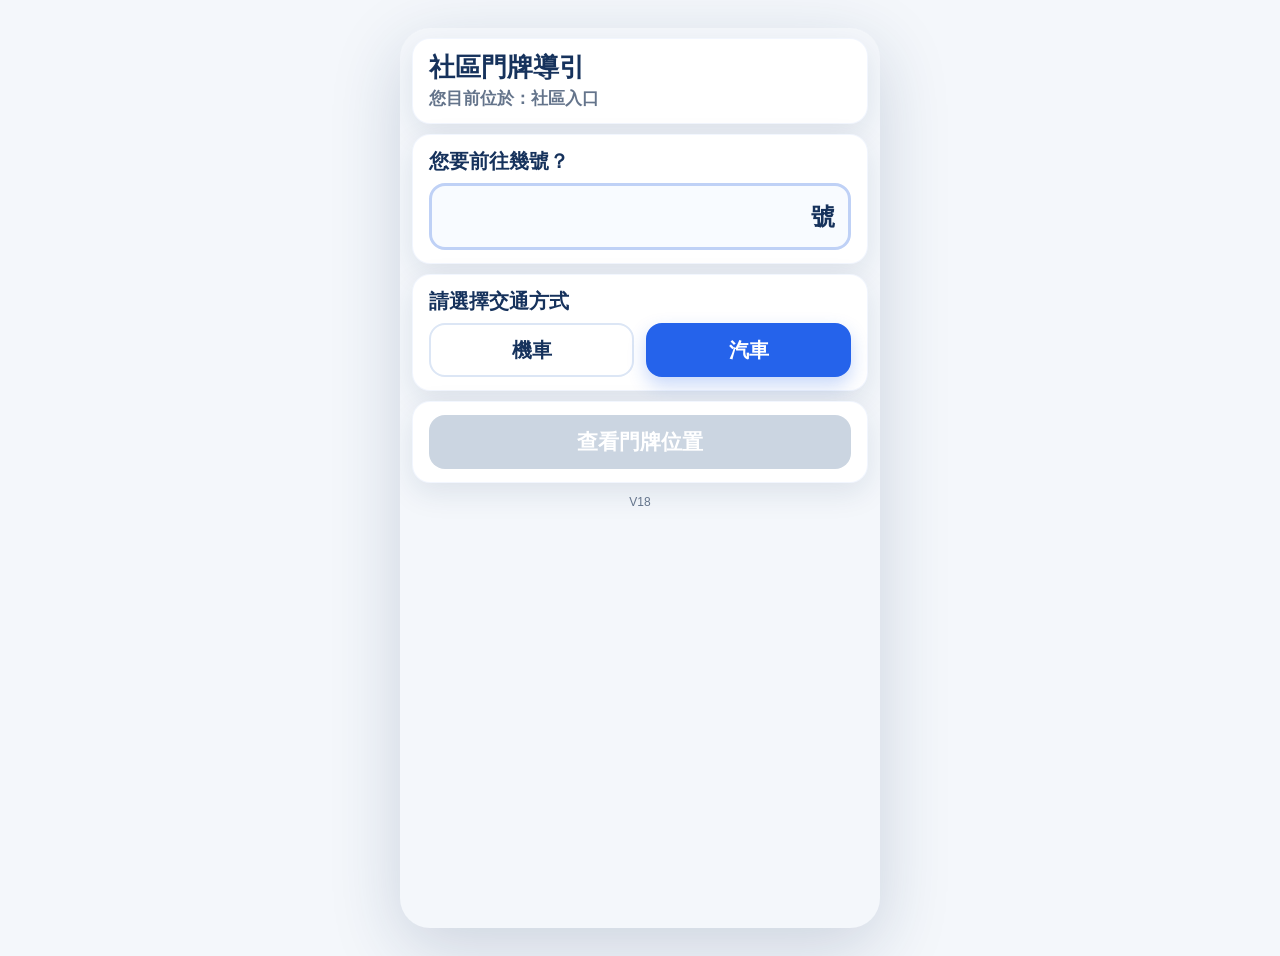
<file: index.html>
<!DOCTYPE html>
<html lang="zh-Hant">
<head>
  <meta charset="UTF-8">
  <meta name="viewport" content="width=device-width, initial-scale=1.0, viewport-fit=cover">
  <title>社區門牌導引</title>
  <meta name="theme-color" content="#2563EB">
  <meta name="color-scheme" content="light">
  <meta name="application-name" content="社區門牌導引">
  <meta name="apple-mobile-web-app-capable" content="yes">
  <meta name="apple-mobile-web-app-status-bar-style" content="default">
  <meta name="apple-mobile-web-app-title" content="門牌導引">
  <meta name="mobile-web-app-capable" content="yes">
  <link rel="manifest" href="./manifest.webmanifest">
  <link rel="stylesheet" href="./css/style.css">
  <link rel="icon" type="image/png" sizes="192x192" href="./icons/icon-192.png">
  <link rel="icon" type="image/png" sizes="512x512" href="./icons/icon-512.png">
  <link rel="apple-touch-icon" sizes="180x180" href="./icons/apple-touch-icon.png">
  <script src="./js/app.js" defer></script>
</head>
<body>
  <div id="loadingLayer" class="loading-layer">
    <div id="loadingCard" class="loading-card">
      <strong>正在載入導航資料</strong>
      <p id="loadingMessage">請稍候。</p>
    </div>
  </div>
  <main class="app">
<section class="screen active" id="homeScreen">
<div class="home-grid">
<section class="panel">
<div class="brand-row">
<div>
<h1 id="appTitle">社區門牌導引</h1>
<div class="location" id="locationText">您目前位於：社區入口</div>
</div>
</div>
</section>
<section class="panel">
<div class="section-label" id="questionText">您要前往幾號？</div>
<div class="address-input-wrap">
<input aria-label="輸入門牌號碼" autocomplete="off" id="addressInput" inputmode="numeric" maxlength="3" pattern="[0-9]*" placeholder=""/>
<span class="address-suffix">號</span>
</div>
</section>
<section class="panel">
<div class="section-label" id="transportText">請選擇交通方式</div>
<div class="transport-grid">
<button class="transport-btn" data-mode="機車">機車</button>
<button class="transport-btn" data-mode="汽車">汽車</button>
</div>
</section>
<section class="panel">
<button class="primary-btn" disabled="" id="viewMapBtn">查看門牌位置</button>
</section>
<div class="version-badge" id="versionBadge">V18</div></div>
</section>
<section class="screen" id="mapScreen">
<header class="topbar">
<button aria-label="返回" class="back-btn" id="backBtn">←</button>
<button aria-controls="addressPicker" aria-haspopup="dialog" class="address-pill" id="addressPill" type="button">選擇門牌</button>
<button aria-label="切換交通方式" class="mode-pill" id="modePill" type="button">汽車</button>
</header>
<div class="map-section">
<section class="map-card">
<div class="map-frame" id="mapFrame">
<img alt="全民一家社區 A1 至 H3 區塊配置圖" class="map-image" id="communityMapImage" src="./assets/community-map.png"/>
<div class="map-dimmer" id="mapDimmer"></div>
<svg aria-hidden="true" class="route-layer" id="routeLayer" preserveaspectratio="none" viewbox="0 0 503 571">
<defs>
<marker id="routeArrow" markerheight="8" markerunits="strokeWidth" markerwidth="8" orient="auto" refx="6" refy="3">
<path d="M0,0 L0,6 L7,3 z" fill="#2563EB"></path>
</marker>
</defs>
<polyline fill="none" id="routeShadow" points=""></polyline>
<polyline fill="none" id="routeLine" marker-end="url(#routeArrow)" points=""></polyline>
<circle cx="238" cy="543" id="routeStart" r="6.5"></circle>
<circle cx="250" cy="285" id="routeEnd" r="7"></circle>
</svg>
<div aria-hidden="true" class="building-target" id="buildingTarget">
<span id="targetLabel">門牌</span>
</div>
</div>
</section>
<section class="steps-card show" id="stepsCard">
<div class="route-title" id="routeTitle">文字導航</div>
<div id="stepsList"></div>
</section>
<button class="compact-restart" id="restartBtn">重新選擇門牌</button>
</div>
</section>
<div aria-hidden="true" class="picker-overlay" id="addressPicker">
<div aria-labelledby="pickerTitle" aria-modal="true" class="picker-sheet" role="dialog">
<div class="picker-grabber"></div>
<div class="picker-header">
<button class="picker-action" id="pickerCancel" type="button">取消</button>
<strong id="pickerTitle">選擇門牌</strong>
<button class="picker-action" id="pickerDone" type="button">完成</button>
</div>
<div class="wheel-wrap">
<div aria-hidden="true" class="wheel-highlight"></div>
<div aria-label="門牌號碼" class="address-wheel" id="addressWheel" role="listbox"></div>
</div>
</div>
</div>
</main>
</body>
</html>
</file>
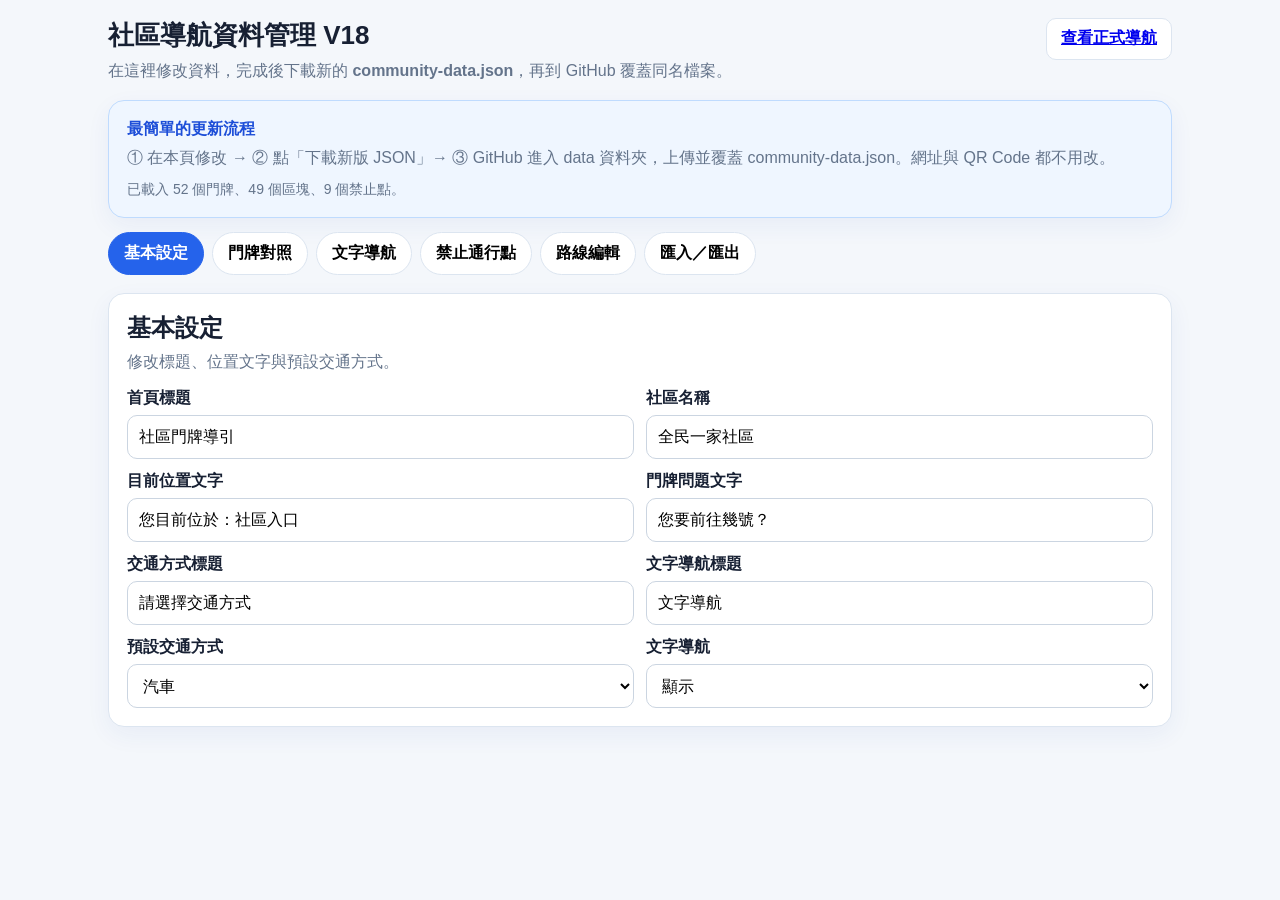
<file: admin.html>
<!DOCTYPE html>
<html lang="zh-Hant">
<head>
  <meta charset="UTF-8">
  <meta name="viewport" content="width=device-width, initial-scale=1.0">
  <title>社區導航資料管理 V18</title>
  <link rel="stylesheet" href="./css/admin.css">
  <script src="./js/admin.js" defer></script>
</head>
<body>
<main class="admin-shell">
  <header class="admin-header">
    <div><h1>社區導航資料管理 V18</h1><p class="sub">在這裡修改資料，完成後下載新的 <strong>community-data.json</strong>，再到 GitHub 覆蓋同名檔案。</p></div>
    <a class="btn" href="./index.html">查看正式導航</a>
  </header>

  <section class="card notice">
    <strong>最簡單的更新流程</strong>
    <p class="sub">① 在本頁修改 → ② 點「下載新版 JSON」→ ③ GitHub 進入 data 資料夾，上傳並覆蓋 community-data.json。網址與 QR Code 都不用改。</p>
    <div id="dataStatus" class="status">正在載入資料……</div>
  </section>

  <nav class="tabs" aria-label="管理功能">
    <button class="tab active" data-tab="settings">基本設定</button>
    <button class="tab" data-tab="addresses">門牌對照</button>
    <button class="tab" data-tab="navigation">文字導航</button>
    <button class="tab" data-tab="blocked">禁止通行點</button>
    <button class="tab" data-tab="routes">路線編輯</button>
    <button class="tab" data-tab="export">匯入／匯出</button>
  </nav>

  <section id="panel-settings" class="card panel active">
    <h2>基本設定</h2><p class="sub">修改標題、位置文字與預設交通方式。</p>
    <div class="grid" style="margin-top:14px">
      <div class="field"><label for="appTitleInput">首頁標題</label><input id="appTitleInput"></div>
      <div class="field"><label for="communityNameInput">社區名稱</label><input id="communityNameInput"></div>
      <div class="field"><label for="locationInput">目前位置文字</label><input id="locationInput"></div>
      <div class="field"><label for="questionInput">門牌問題文字</label><input id="questionInput"></div>
      <div class="field"><label for="transportInput">交通方式標題</label><input id="transportInput"></div>
      <div class="field"><label for="textNavigationTitleInput">文字導航標題</label><input id="textNavigationTitleInput" placeholder="文字導航"></div>
      <div class="field"><label for="defaultTransportInput">預設交通方式</label><select id="defaultTransportInput"><option>汽車</option><option>機車</option></select></div>
      <div class="field"><label for="showTextInput">文字導航</label><select id="showTextInput"><option value="true">顯示</option><option value="false">隱藏</option></select></div>
    </div>
  </section>

  <section id="panel-addresses" class="card panel">
    <h2>門牌對照</h2><p class="sub">門牌必須是數字；區塊請從 A1～H3 中選擇。相同區塊可以有兩個門牌。</p>
    <div class="actions"><button id="addAddressBtn" class="btn primary">新增門牌</button><span id="addressCount" class="badge"></span></div>
    <div class="table-wrap" style="margin-top:12px"><table><thead><tr><th>門牌</th><th>區塊</th><th>操作</th></tr></thead><tbody id="addressTableBody"></tbody></table></div>
  </section>

  <section id="panel-navigation" class="card panel">
    <h2>文字導航</h2>
    <p class="sub">每一行代表一個導航步驟。可分別設定每個區塊的汽車與機車說明；留白時會使用系統預設文字。</p>
    <div class="grid" style="margin-top:14px">
      <div class="field"><label for="navigationBlock">目的區塊</label><select id="navigationBlock"></select></div>
      <div class="field"><label for="navigationMode">交通方式</label><select id="navigationMode"><option value="car">汽車</option><option value="motorcycle">機車</option></select></div>
    </div>
    <div class="navigation-summary">
      <span id="navigationAddressBadge" class="badge"></span>
      <span id="navigationCustomStatus" class="badge neutral"></span>
    </div>
    <div class="field" style="margin-top:12px">
      <label for="navigationStepsInput">導航步驟（每行一個步驟）</label>
      <textarea id="navigationStepsInput" rows="8" placeholder="例如：&#10;從社區入口直行。&#10;經過中庭後左轉。&#10;目的區塊位於右側。"></textarea>
      <small class="hint">可使用：<code>{block}</code> 區塊、<code>{addresses}</code> 該區塊所有門牌、<code>{address}</code> 目前選取門牌、<code>{mode}</code> 交通方式。</small>
    </div>
    <div class="actions">
      <button id="useDefaultNavigationBtn" class="btn primary">套用系統預設文字</button>
      <button id="copyOtherNavigationBtn" class="btn">複製另一交通方式</button>
      <button id="clearNavigationBtn" class="btn danger">清除自訂文字</button>
    </div>
    <div class="navigation-preview-wrap">
      <h3>預覽</h3>
      <div id="navigationPreview" class="navigation-preview"></div>
    </div>
  </section>

  <section id="panel-blocked" class="card panel">
    <h2>禁止通行點</h2><p class="sub">直接點地圖新增紅色禁止區。點紅圈可選取，再調整半徑或刪除。</p>
    <div class="editor-layout" style="margin-top:14px">
      <div class="map-editor"><img src="./assets/community-map.png" alt="社區地圖"><svg id="blockedSvg" viewBox="0 0 503 571"></svg></div>
      <aside class="sidebox"><h3>選取的禁止點</h3><div class="field"><label for="blockedRadius">安全半徑</label><input id="blockedRadius" type="number" min="5" max="50" value="17"></div><div class="actions"><button id="deleteBlockedBtn" class="btn danger" disabled>刪除選取點</button></div><div id="blockedList" class="point-list" style="margin-top:12px"></div></aside>
    </div>
  </section>

  <section id="panel-routes" class="card panel">
    <h2>路線編輯</h2><p class="sub">選擇交通方式與區塊後，可以檢視現有路線。按「重新繪製」後，依序點擊道路中心，最後按「儲存路線」。</p>
    <div class="grid" style="margin-top:14px">
      <div class="field"><label for="routeMode">交通方式</label><select id="routeMode"><option value="car">汽車</option><option value="motorcycle">機車</option></select></div>
      <div class="field"><label for="routeBlock">目的區塊</label><select id="routeBlock"></select></div>
    </div>
    <div class="actions"><button id="redrawRouteBtn" class="btn primary">重新繪製</button><button id="undoRouteBtn" class="btn" disabled>上一步</button><button id="saveRouteBtn" class="btn success" disabled>儲存路線</button><button id="cancelRouteBtn" class="btn" disabled>取消編輯</button></div>
    <p id="routeStatus" class="route-help"></p>
    <div class="editor-layout"><div class="map-editor"><img src="./assets/community-map.png" alt="社區地圖"><svg id="routeSvg" viewBox="0 0 503 571"></svg></div><aside class="sidebox"><h3>路線點</h3><div id="routePointList" class="point-list"></div></aside></div>
  </section>

  <section id="panel-export" class="card panel">
    <h2>匯入／匯出</h2>
    <p class="sub">修改完成後下載 JSON。若要繼續編輯以前下載的資料，可在此匯入。</p>
    <div class="actions"><button id="downloadJsonBtn" class="btn success">下載新版 community-data.json</button></div>
    <div style="margin-top:16px"><label class="field"><strong>匯入既有 JSON</strong><input id="importJsonInput" class="file-input" type="file" accept="application/json,.json"></label></div>
    <h3 style="margin-top:20px">GitHub 覆蓋位置</h3>
    <pre>community-address-guide
└─ data
   └─ community-data.json  ← 用下載的新檔覆蓋這個檔案</pre>
  </section>
</main>
</body>
</html>
</file>
<file: css/style.css>
:root {
      --primary:#2563EB;
      --primary-dark:#16325C;
      --background:#F4F7FB;
      --destination:#F59E0B;
      --success:#16A34A;
      --danger:#DC2626;
      --text:#1F2937;
      --muted:#64748B;
      --line:#D8E1EC;
      --card:#FFFFFF;
      --disabled:#CBD5E1;
      --shadow:0 10px 30px rgba(22,50,92,.10);
      --a:#F7B3B3;
      --b:#F6D37B;
      --c:#A8DDA0;
      --d:#D5B7EA;
    }
    * { box-sizing:border-box; }
    html,body {
      margin:0; min-height:100%;
      font-family:-apple-system,BlinkMacSystemFont,"Segoe UI","Noto Sans TC",sans-serif;
      background:var(--background); color:var(--text);
    }
    body { display:flex; justify-content:center; }
    button,input { font:inherit; }
    button { -webkit-tap-highlight-color:transparent; }
    .app {
      width:100%; max-width:480px; min-height:100dvh;
      background:var(--background); overflow:hidden; position:relative;
    }
    .screen { display:none; min-height:100dvh; }
    .screen.active { display:flex; flex-direction:column; }

    /* 首頁 */
    #homeScreen {
      height:100dvh; min-height:0; overflow:hidden;
      justify-content:flex-start;
    }
    .home-grid {
      width:100%; min-height:0; display:flex; flex-direction:column;
      justify-content:flex-start; gap:10px;
      padding:calc(10px + env(safe-area-inset-top)) 12px calc(10px + env(safe-area-inset-bottom));
    }
    .panel {
      flex:0 0 auto; min-height:0; background:var(--card); border-radius:18px;
      box-shadow:var(--shadow); border:1px solid rgba(37,99,235,.06);
      padding:13px 16px;
      display:flex; flex-direction:column; justify-content:center;
    }
    .brand-row { display:flex; align-items:center; }
    h1,h2,h3,p { margin:0; }
    h1 { font-size:clamp(22px,3.8vh,26px); line-height:1.2; color:var(--primary-dark); }
    h2 { font-size:23px; line-height:1.35; color:var(--primary-dark); }
    h3 { font-size:20px; line-height:1.35; color:var(--primary-dark); }
    .location { margin-top:4px; color:var(--muted); font-size:clamp(14px,2.35vh,17px); font-weight:650; }
    .section-label {
      font-size:clamp(18px,2.8vh,20px); font-weight:850; color:var(--primary-dark); margin-bottom:8px;
    }
    .address-input-wrap {
      display:flex; align-items:center; border:3px solid #BFD1F6;
      background:#F8FBFF; border-radius:16px; padding:5px 13px 5px 17px;
      transition:.2s ease;
    }
    .address-input-wrap:focus-within {
      border-color:var(--primary); box-shadow:0 0 0 5px rgba(37,99,235,.11); background:#fff;
    }
    #addressInput {
      border:0; outline:0; background:transparent; width:100%; min-width:0;
      font-size:clamp(32px,5.8vh,38px); font-weight:850; color:var(--primary-dark);
      text-align:center; padding:4px;
    }
    .address-suffix { font-size:clamp(21px,3.4vh,24px); font-weight:850; color:var(--primary-dark); white-space:nowrap; }
    .transport-grid { display:grid; grid-template-columns:1fr 1fr; gap:12px; }
    .transport-btn {
      min-height:54px; border:2px solid #DCE6F5; border-radius:16px;
      background:#fff; color:var(--primary-dark); font-size:20px; font-weight:850;
      cursor:pointer; display:flex; justify-content:center; align-items:center;
      transition:.18s ease;
    }
    .transport-btn.selected {
      background:var(--primary); color:#fff; border-color:var(--primary);
      box-shadow:0 8px 18px rgba(37,99,235,.25);
    }
    .primary-btn {
      width:100%; min-height:54px; border:0; border-radius:16px;
      background:var(--primary); color:#fff; font-size:21px; font-weight:850;
      cursor:pointer; box-shadow:0 10px 20px rgba(37,99,235,.24);
    }
    .primary-btn:disabled { background:var(--disabled); box-shadow:none; cursor:not-allowed; }

    /* 共用頁首 */
    .topbar {
      display:grid; grid-template-columns:38px minmax(0,1fr) auto; align-items:center; gap:10px;
      padding:calc(8px + env(safe-area-inset-top)) 10px 8px;
      background:#fff; border-bottom:1px solid var(--line);
      position:sticky; top:0; z-index:20;
    }
    .back-btn {
      width:38px; height:38px; border-radius:12px; border:0;
      background:#EAF1FE; color:var(--primary); font-size:24px; cursor:pointer;
      flex:0 0 auto;
    }
    .mode-pill {
      min-width:72px; border:1px solid #AFC3E0; background:#F7FAFF; color:var(--primary-dark);
      border-radius:999px; padding:8px 14px; font-size:14px; font-weight:850;
      white-space:nowrap; cursor:pointer;
    }
    .mode-pill:active { transform:scale(.97); }
    .address-pill {
      justify-self:center; width:min(100%,150px); min-height:38px; border:1px solid #AFC3E0;
      background:#F7FAFF; color:var(--primary-dark); border-radius:999px;
      padding:7px 14px; font-size:17px; font-weight:900; white-space:nowrap;
      overflow:hidden; text-overflow:ellipsis; cursor:pointer;
    }
    .address-pill::after { content:"⌄"; margin-left:7px; color:var(--primary); font-size:14px; }
    .address-pill:active { transform:scale(.98); }

    /* 地圖頁門牌滾輪 */
    .picker-overlay {
      position:fixed; inset:0; z-index:100; display:flex; justify-content:center; align-items:flex-end;
      background:rgba(15,23,42,.42); opacity:0; pointer-events:none; transition:opacity .2s ease;
    }
    .picker-overlay.active { opacity:1; pointer-events:auto; }
    .picker-sheet {
      width:min(100%,480px); background:#fff; border-radius:24px 24px 0 0;
      padding:10px 14px calc(12px + env(safe-area-inset-bottom));
      box-shadow:0 -16px 45px rgba(15,23,42,.20);
      transform:translateY(105%); transition:transform .24s ease;
    }
    .picker-overlay.active .picker-sheet { transform:translateY(0); }
    .picker-grabber { width:42px; height:5px; border-radius:999px; background:#D6DEE9; margin:0 auto 7px; }
    .picker-header {
      display:grid; grid-template-columns:72px 1fr 72px; align-items:center; min-height:42px;
      border-bottom:1px solid var(--line);
    }
    .picker-header strong { text-align:center; color:var(--primary-dark); font-size:18px; }
    .picker-action {
      border:0; background:transparent; color:var(--primary); font-size:16px; font-weight:850;
      min-height:40px; cursor:pointer;
    }
    .picker-action:first-child { text-align:left; }
    .picker-action:last-child { text-align:right; }
    .wheel-wrap { position:relative; height:260px; overflow:hidden; }
    .wheel-highlight {
      position:absolute; left:12px; right:12px; top:104px; height:52px; z-index:0;
      border-top:1px solid #C8D6E8; border-bottom:1px solid #C8D6E8;
      background:#F4F8FF; border-radius:12px; pointer-events:none;
    }
    .address-wheel {
      position:relative; z-index:1; height:260px; overflow-y:auto; padding:104px 0;
      scroll-snap-type:y mandatory; overscroll-behavior:contain; -webkit-overflow-scrolling:touch;
      scrollbar-width:none;
    }
    .address-wheel::-webkit-scrollbar { display:none; }
    .picker-item {
      width:100%; height:52px; border:0; background:transparent; color:#7A8798;
      display:flex; justify-content:center; align-items:center; scroll-snap-align:center;
      font-size:22px; font-weight:750; cursor:pointer; transition:.15s ease;
    }
    .picker-item.selected { color:var(--primary-dark); font-size:31px; font-weight:900; }
    body.picker-open { overflow:hidden; touch-action:none; }

    /* 地圖頁 */
    .map-section { padding:10px; display:flex; flex-direction:column; gap:9px; flex:1; }
    .map-card {
      order:1; background:#fff; border-radius:18px; padding:7px; box-shadow:var(--shadow);
      position:relative; overflow:hidden;
    }
    .map-frame {
      position:relative; width:100%; border-radius:18px; overflow:hidden;
      background:#EAF0E7; border:1px solid #D7E2D5;
    }
    .map-image {
      display:block; width:100%; height:auto; max-height:57vh;
      object-fit:contain; user-select:none;
    }
    .map-dimmer {
      position:absolute; inset:0; z-index:4; background:rgba(18,36,58,.50);
      opacity:0; pointer-events:none; transition:.2s ease;
    }
    .map-dimmer.active { opacity:1; }

    .route-layer {
      position:absolute; inset:0; width:100%; height:100%;
      z-index:5; pointer-events:none; opacity:0; transition:.2s ease;
    }
    .route-layer.active { opacity:1; }
    #routeShadow {
      stroke:#FFFFFF; stroke-width:9; stroke-linecap:round; stroke-linejoin:round;
    }
    #routeLine {
      stroke:#2563EB; stroke-width:5; stroke-linecap:round; stroke-linejoin:round;
    }
    #routeStart {
      fill:#16A34A; stroke:#FFFFFF; stroke-width:2.5;
    }
    #routeEnd {
      fill:#F59E0B; stroke:#FFFFFF; stroke-width:2.5;
    }

    .building-target {
      position:absolute; z-index:6; pointer-events:none;
      border:3px solid #FFFFFF; border-radius:10px;
      background:rgba(245,158,11,.34);
      box-shadow:0 0 0 4px rgba(245,158,11,.96), 0 7px 16px rgba(22,50,92,.30);
      opacity:0; transform:scale(.96); transition:.2s ease;
    }
    .building-target.active { opacity:1; transform:scale(1); }
    .building-target span {
      position:absolute; left:50%; top:50%; transform:translate(-50%,-50%);
      background:var(--destination); color:#1F2937; font-size:13px; line-height:1;
      font-weight:900; padding:6px 8px; border-radius:999px; white-space:nowrap;
      box-shadow:0 3px 8px rgba(0,0,0,.18);
    }

    .map-tip {
      margin:6px 2px 0; padding:8px 10px; border-radius:11px;
      background:#EFF5FF; color:var(--primary-dark); font-size:13px;
      line-height:1.4; font-weight:700; display:flex; gap:7px; align-items:flex-start;
    }
    .steps-card {
      order:2; background:#fff; border-radius:16px; padding:11px 13px;
      box-shadow:0 10px 26px rgba(22,50,92,.13);
      border:1px solid #DCE7F7;
    }
    .destination-summary {
      order:2; background:#fff; border-radius:15px; padding:10px 12px;
      box-shadow:var(--shadow); display:grid;
      grid-template-columns:34px 1fr auto; gap:9px; align-items:center;
    }
    .summary-pin {
      width:32px; height:32px; border-radius:50%; background:#EAF8EC;
      display:grid; place-items:center; font-size:17px;
    }
    .summary-main { min-width:0; }
    .summary-main strong {
      display:block; color:var(--primary-dark); font-size:16px;
      white-space:nowrap; overflow:hidden; text-overflow:ellipsis;
    }
    .summary-main span {
      display:block; color:var(--muted); font-size:12px; margin-top:2px;
      white-space:nowrap; overflow:hidden; text-overflow:ellipsis;
    }
    .summary-time {
      border-radius:999px; background:#EAF8EC; color:#16803A;
      padding:6px 9px; font-size:11px; font-weight:850; white-space:nowrap;
    }
    .compact-restart {
      order:3; width:100%; min-height:42px; border:0; border-radius:13px;
      background:var(--success); color:#fff; font-size:15px; font-weight:850;
      box-shadow:0 7px 15px rgba(22,163,74,.18); cursor:pointer;
    }
    .eyebrow {
      color:var(--destination); font-size:15px; font-weight:900; margin-bottom:5px;
    }
    .route-title {
      color:var(--primary); font-size:16px; font-weight:900; margin-bottom:7px;
    }
    .route-intro {
      margin:3px 0 5px; color:var(--muted); font-size:12px; line-height:1.4;
    }
    .map-info p,.zone-copy { margin-top:5px; color:var(--muted); font-size:14px; line-height:1.45; }
    .zone-list-title { margin-bottom:12px; }
    .zone-grid { display:grid; gap:10px; }
    .zone-card {
      width:100%; border:1px solid var(--line); border-radius:13px;
      background:#fff; text-align:left; padding:10px; cursor:default;
      display:grid; grid-template-columns:40px 1fr; gap:9px; align-items:start;
    }
    .zone-card.active {
      border-color:var(--primary); box-shadow:0 0 0 3px rgba(37,99,235,.10);
      background:#F8FBFF;
    }
    .zone-badge {
      width:38px; height:38px; border-radius:11px; display:grid; place-items:center;
      font-size:18px; font-weight:900; color:#273244;
    }
    .zone-card strong { display:block; font-size:16px; color:var(--primary-dark); margin-bottom:2px; }
    .zone-card span { color:var(--muted); font-size:13px; line-height:1.35; }
    .a-bg { background:var(--a); }
    .b-bg { background:var(--b); }
    .c-bg { background:var(--c); }
    .d-bg { background:var(--d); }

    .continue-btn { margin-top:12px; }
    .steps-card { display:block; }
    .steps-card.show { display:block; }
    .step {
      display:grid; grid-template-columns:28px 1fr; gap:8px;
      padding:8px 0; border-bottom:1px solid var(--line); align-items:start;
    }
    .step:last-child { border-bottom:0; }
    .step-number {
      width:26px; height:26px; border-radius:50%; background:#EAF1FE;
      color:var(--primary); display:grid; place-items:center; font-size:13px; font-weight:900;
    }
    .step p { font-size:14px; line-height:1.4; color:var(--text); }
    .warning {
      margin-top:8px; background:#FFF8E5; color:#6B4D00; border-radius:11px;
      padding:9px 10px; font-size:12px; line-height:1.4; font-weight:700;
    }


    @media (max-width:480px) {
      .map-section { padding:7px; gap:7px; }
      .map-card { border-radius:15px; padding:5px; }
      .map-frame { border-radius:12px; }
      .steps-card { padding:9px 10px; border-radius:14px; }
      .steps-card h2 { font-size:17px; }
      .eyebrow { font-size:12px; margin-bottom:2px; }
      .map-tip { display:none; }
      .mode-pill { max-width:90px; overflow:hidden; text-overflow:ellipsis; }
      .cluster[data-label]::after { font-size:12px; padding:5px 7px; }
    }

    @media (max-width:390px) {
      .home-grid { gap:8px; padding:8px 10px; }
      .panel { padding:11px 14px; border-radius:16px; }
      .transport-btn { min-height:50px; font-size:18px; }
      .primary-btn { min-height:50px; }
      .zone-hit::after { font-size:15px; }
    }
    @media (min-width:700px) {
      body { padding:28px; }
      .app { min-height:850px; border-radius:30px; box-shadow:0 20px 70px rgba(22,50,92,.18); }
      .screen,.home-grid { min-height:850px; }
    }


    /* V10：使用實際區塊圖與 JSON 座標 */
    .map-image { width:100%; height:auto; max-height:none; object-fit:contain; }
    .map-dimmer { background:rgba(18,36,58,.14); }
    .address-status {
      min-height:22px; margin-top:7px; text-align:center; font-size:14px;
      font-weight:800; color:var(--muted);
    }
    .address-status.ok { color:var(--success); }
    .address-status.error { color:var(--danger); }
    .building-target { border-radius:7px; }
    .building-target span { max-width:150px; text-align:center; }
    .data-note { font-size:11px; color:var(--muted); }
    @media (max-height:620px) {
      .home-grid {
        gap:6px; padding-top:calc(6px + env(safe-area-inset-top));
        padding-bottom:calc(6px + env(safe-area-inset-bottom));
      }
      .panel { padding:9px 13px; border-radius:15px; }
      h1 { font-size:21px; }
      .location { margin-top:2px; font-size:14px; }
      .section-label { margin-bottom:6px; font-size:17px; }
      #addressInput { font-size:30px; padding:2px 4px; }
      .transport-btn { min-height:46px; }
      .primary-btn { min-height:47px; }
    }
    @media (max-width:390px) {
      .building-target span { font-size:11px; padding:5px 6px; }
      .map-tip { font-size:12px; }
    }
.loading-layer {
  position:fixed; inset:0; z-index:1000; display:flex; align-items:center; justify-content:center;
  background:#F4F7FB; padding:24px; text-align:center;
}
.loading-layer.hidden { display:none; }
.loading-card { max-width:360px; background:white; border-radius:18px; padding:24px; box-shadow:var(--shadow); }
.loading-card strong { display:block; color:var(--primary-dark); font-size:20px; margin-bottom:8px; }
.loading-card p { color:var(--muted); line-height:1.6; }
.loading-card.error { border:2px solid #FECACA; }
.version-badge { font-size:12px; color:var(--muted); text-align:center; padding-top:2px; }

[hidden] { display:none !important; }
</file>
<file: css/admin.css>
:root { --blue:#2563eb; --ink:#172033; --muted:#64748b; --line:#dce5f0; --bg:#f4f7fb; --card:#fff; --red:#dc2626; --green:#15803d; }
* { box-sizing:border-box; }
html,body { margin:0; font-family:-apple-system,BlinkMacSystemFont,"Segoe UI","Noto Sans TC",sans-serif; color:var(--ink); background:var(--bg); }
button,input,select,textarea { font:inherit; }
.admin-shell { width:min(1100px,100%); margin:auto; padding:18px; }
.admin-header { display:flex; align-items:flex-start; justify-content:space-between; gap:16px; margin-bottom:16px; }
h1,h2,h3,p { margin:0; }
h1 { font-size:26px; }
.sub { color:var(--muted); margin-top:6px; line-height:1.55; }
.card { background:var(--card); border:1px solid var(--line); border-radius:16px; padding:18px; margin-bottom:14px; box-shadow:0 8px 24px rgba(30,64,175,.06); }
.notice { background:#eff6ff; border-color:#bfdbfe; }
.notice strong { color:#1d4ed8; }
.tabs { display:flex; gap:8px; overflow:auto; padding-bottom:8px; margin-bottom:10px; }
.tab { border:1px solid var(--line); background:#fff; border-radius:999px; padding:10px 15px; font-weight:750; white-space:nowrap; cursor:pointer; }
.tab.active { background:var(--blue); border-color:var(--blue); color:#fff; }
.panel { display:none; }
.panel.active { display:block; }
.grid { display:grid; grid-template-columns:repeat(2,minmax(0,1fr)); gap:12px; }
.field { display:flex; flex-direction:column; gap:6px; }
.field label { font-weight:750; }
.field input,.field select,.field textarea { min-height:44px; border:1px solid #cbd5e1; border-radius:10px; padding:9px 11px; background:#fff; }
.field textarea { width:100%; resize:vertical; line-height:1.65; }
.actions { display:flex; flex-wrap:wrap; gap:9px; margin-top:14px; }
.btn { min-height:42px; border:1px solid var(--line); border-radius:10px; padding:9px 14px; background:#fff; font-weight:750; cursor:pointer; }
.btn.primary { background:var(--blue); color:#fff; border-color:var(--blue); }
.btn.danger { color:#b91c1c; border-color:#fecaca; background:#fff7f7; }
.btn.success { color:#fff; background:var(--green); border-color:var(--green); }
.status { color:var(--muted); font-size:14px; margin-top:10px; }
.table-wrap { overflow:auto; border:1px solid var(--line); border-radius:12px; }
table { border-collapse:collapse; width:100%; min-width:520px; }
th,td { border-bottom:1px solid var(--line); padding:9px; text-align:left; }
th { background:#f8fafc; position:sticky; top:0; z-index:1; }
td input,td select { width:100%; min-height:38px; border:1px solid #cbd5e1; border-radius:8px; padding:7px; }
.editor-layout { display:grid; grid-template-columns:minmax(0,1fr) 300px; gap:16px; }
.map-editor { position:relative; width:100%; max-width:503px; aspect-ratio:503/571; margin:auto; background:#fff; overflow:hidden; border:1px solid var(--line); border-radius:12px; touch-action:none; }
.map-editor img,.map-editor svg { position:absolute; inset:0; width:100%; height:100%; }
.map-editor svg { cursor:crosshair; }
.sidebox { background:#f8fafc; border:1px solid var(--line); border-radius:12px; padding:14px; }
.sidebox h3 { margin-bottom:10px; }
.point-list { max-height:350px; overflow:auto; display:flex; flex-direction:column; gap:7px; }
.point-row { display:grid; grid-template-columns:1fr auto; align-items:center; gap:8px; background:#fff; border:1px solid var(--line); border-radius:9px; padding:8px; }
.route-help { color:var(--muted); line-height:1.55; font-size:14px; margin:8px 0; }
.badge { display:inline-flex; align-items:center; border-radius:999px; padding:4px 9px; font-size:12px; background:#e0e7ff; color:#3730a3; }
.file-input { display:block; width:100%; padding:12px; border:1px dashed #94a3b8; border-radius:12px; background:#f8fafc; }
pre { overflow:auto; background:#0f172a; color:#e2e8f0; border-radius:12px; padding:14px; line-height:1.5; }
@media (max-width:760px) { .admin-shell{padding:10px}.grid,.editor-layout{grid-template-columns:1fr}.admin-header{flex-direction:column}.sidebox{order:-1} }

.hint { color:var(--muted); line-height:1.5; }
.hint code { background:#eef2ff; color:#3730a3; padding:2px 5px; border-radius:5px; }
.navigation-summary { display:flex; flex-wrap:wrap; gap:8px; margin-top:12px; }
.badge.neutral { background:#f1f5f9; color:#475569; }
.badge.neutral.active { background:#dcfce7; color:#166534; }
.navigation-preview-wrap { margin-top:18px; border-top:1px solid var(--line); padding-top:16px; }
.navigation-preview { display:flex; flex-direction:column; gap:10px; margin-top:10px; }
.preview-step { display:grid; grid-template-columns:32px 1fr; align-items:start; gap:10px; background:#f8fafc; border:1px solid var(--line); border-radius:11px; padding:11px; }
.preview-step span { display:grid; place-items:center; width:28px; height:28px; border-radius:50%; background:var(--blue); color:white; font-weight:800; }
.preview-step p { line-height:1.6; padding-top:2px; }
.error-text { color:#b91c1c !important; }
</file>
